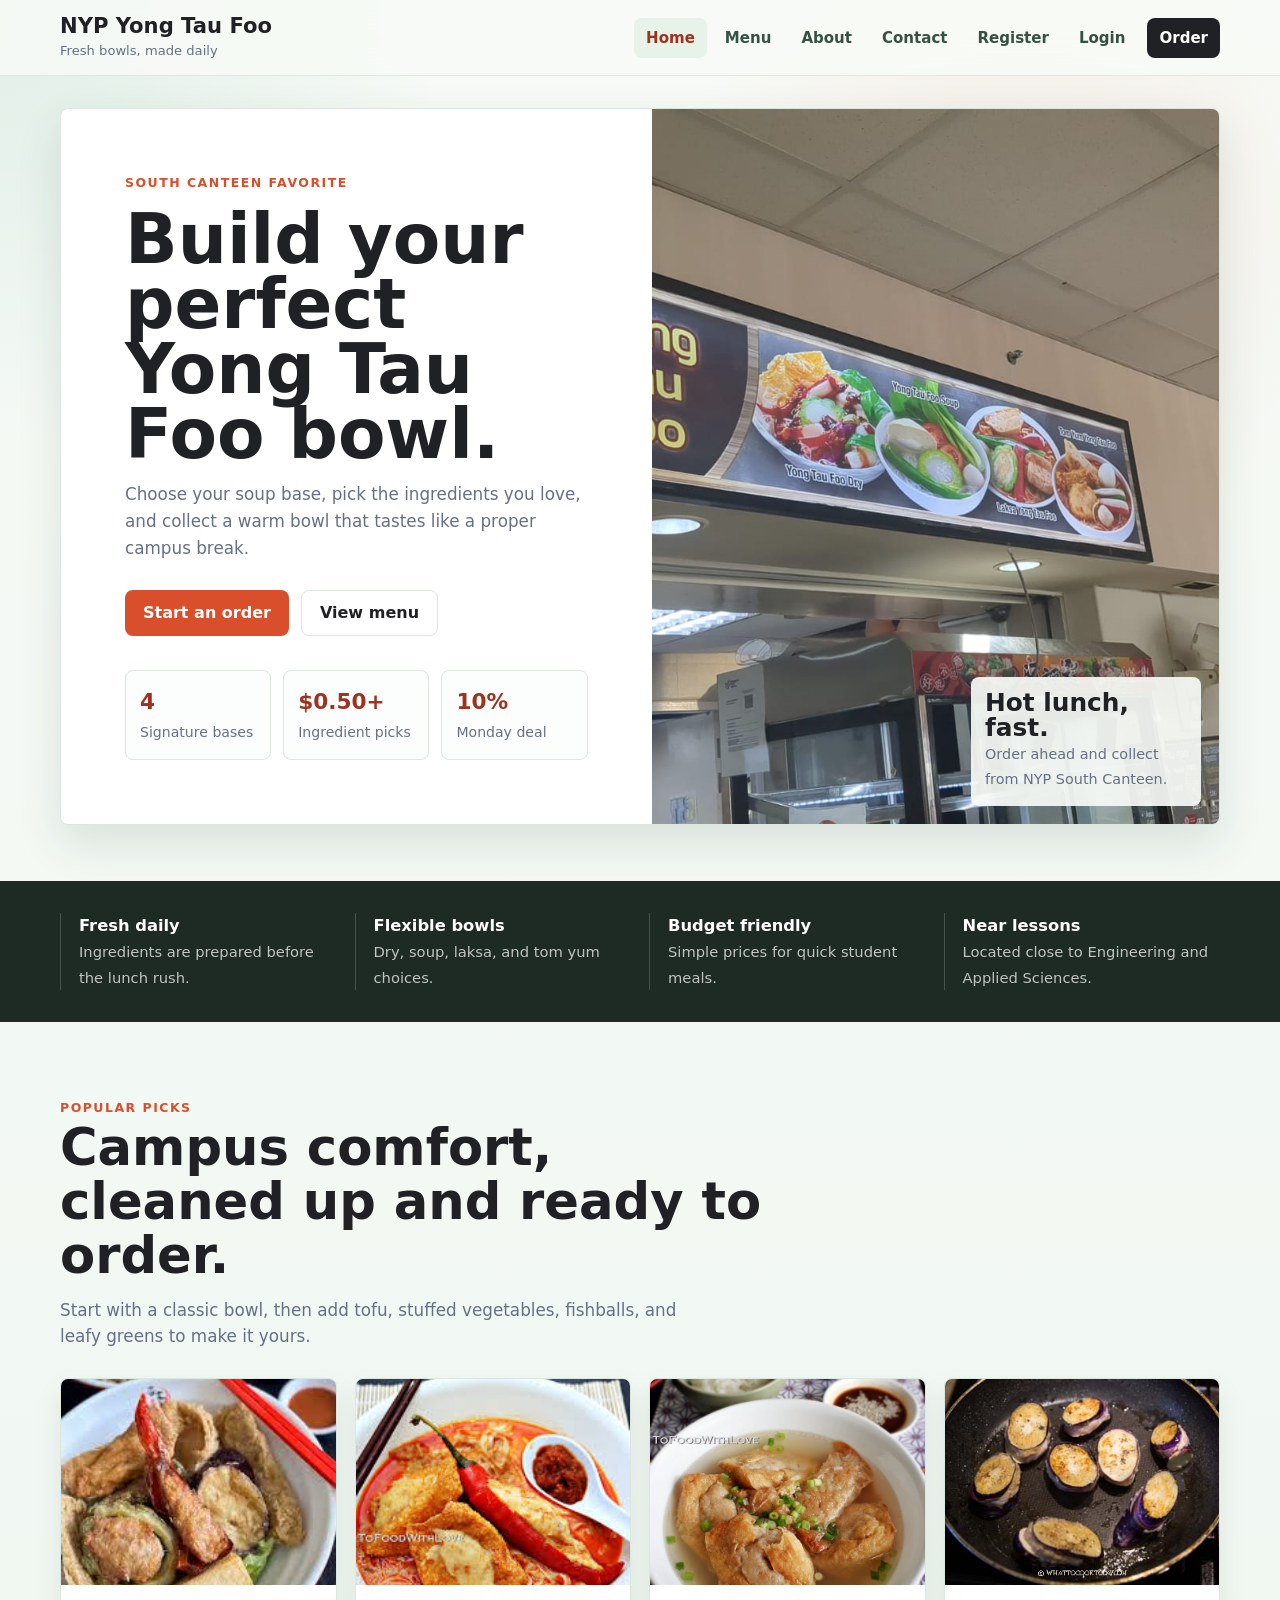
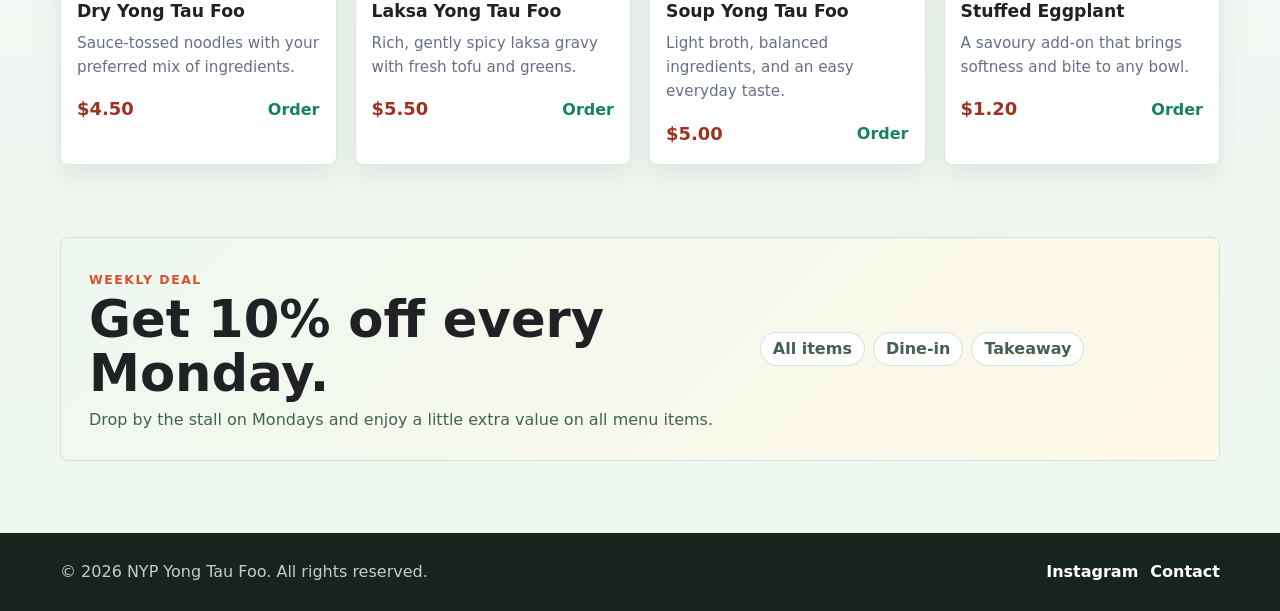
<file: index.html>
<!DOCTYPE html>
<html lang="en">
<head>
  <meta charset="UTF-8">
  <meta name="viewport" content="width=device-width, initial-scale=1.0">
  <meta name="description" content="NYP Yong Tau Foo serves fresh, customizable Yong Tau Foo bowls from South Canteen.">
  <title>NYP Yong Tau Foo | Fresh Bowls at South Canteen</title>
  <link rel="stylesheet" href="css/style.css">
</head>
<body>
  <header class="site-header">
    <div class="nav-wrap">
      <a class="brand" href="index.html" aria-label="NYP Yong Tau Foo home">
        <h1>NYP Yong Tau Foo</h1>
        <p>Fresh bowls, made daily</p>
      </a>
      <input class="nav-toggle" type="checkbox" id="nav-toggle">
      <label class="nav-toggle-label" for="nav-toggle" aria-label="Open menu"><span></span></label>
      <nav class="site-nav" aria-label="Main navigation">
        <ul>
          <li><a href="index.html" class="active">Home</a></li>
          <li><a href="menu.html">Menu</a></li>
          <li><a href="about.html">About</a></li>
          <li><a href="contact.html">Contact</a></li>
          <li><a href="register.html">Register</a></li>
          <li><a href="login.html">Login</a></li>
          <li><a href="order.html" class="nav-cta">Order</a></li>
        </ul>
      </nav>
    </div>
  </header>

  <main class="page-shell">
    <section class="hero">
      <div class="hero-copy">
        <span class="eyebrow">South Canteen favorite</span>
        <h1>Build your perfect Yong Tau Foo bowl.</h1>
        <p>Choose your soup base, pick the ingredients you love, and collect a warm bowl that tastes like a proper campus break.</p>
        <div class="hero-actions">
          <a class="button" href="order.html">Start an order</a>
          <a class="button secondary" href="menu.html">View menu</a>
        </div>
        <div class="stats" aria-label="Store highlights">
          <div class="stat">
            <strong>4</strong>
            <span>Signature bases</span>
          </div>
          <div class="stat">
            <strong>$0.50+</strong>
            <span>Ingredient picks</span>
          </div>
          <div class="stat">
            <strong>10%</strong>
            <span>Monday deal</span>
          </div>
        </div>
      </div>
      <div class="hero-media">
        <img src="images/WhatsApp Image 2025-01-07 at 15.06.44_e3ce0c94.jpg" alt="NYP Yong Tau Foo stall front">
        <div class="hero-badge">
          <strong>Hot lunch, fast.</strong>
          <span>Order ahead and collect from NYP South Canteen.</span>
        </div>
      </div>
    </section>

    <div class="feature-strip">
      <section class="section compact" aria-label="Why students like us">
        <div class="feature">
          <strong>Fresh daily</strong>
          <span>Ingredients are prepared before the lunch rush.</span>
        </div>
        <div class="feature">
          <strong>Flexible bowls</strong>
          <span>Dry, soup, laksa, and tom yum choices.</span>
        </div>
        <div class="feature">
          <strong>Budget friendly</strong>
          <span>Simple prices for quick student meals.</span>
        </div>
        <div class="feature">
          <strong>Near lessons</strong>
          <span>Located close to Engineering and Applied Sciences.</span>
        </div>
      </section>
    </div>

    <section class="section">
      <div class="section-title">
        <span class="eyebrow">Popular picks</span>
        <h2>Campus comfort, cleaned up and ready to order.</h2>
        <p>Start with a classic bowl, then add tofu, stuffed vegetables, fishballs, and leafy greens to make it yours.</p>
      </div>
      <div class="menu-grid">
        <article class="menu-card">
          <img src="images/Dry.jpeg" alt="Dry Yong Tau Foo">
          <div class="menu-card-body">
            <h3>Dry Yong Tau Foo</h3>
            <p>Sauce-tossed noodles with your preferred mix of ingredients.</p>
            <div class="card-footer">
              <span class="price">$4.50</span>
              <a class="quick-link" href="order.html?item=Dry%20Yong%20Tau%20Foo">Order</a>
            </div>
          </div>
        </article>
        <article class="menu-card">
          <img src="images/Laksa.jpeg" alt="Laksa Yong Tau Foo">
          <div class="menu-card-body">
            <h3>Laksa Yong Tau Foo</h3>
            <p>Rich, gently spicy laksa gravy with fresh tofu and greens.</p>
            <div class="card-footer">
              <span class="price">$5.50</span>
              <a class="quick-link" href="order.html?item=Laksa%20Yong%20Tau%20Foo">Order</a>
            </div>
          </div>
        </article>
        <article class="menu-card">
          <img src="images/soup.JPG" alt="Soup Yong Tau Foo">
          <div class="menu-card-body">
            <h3>Soup Yong Tau Foo</h3>
            <p>Light broth, balanced ingredients, and an easy everyday taste.</p>
            <div class="card-footer">
              <span class="price">$5.00</span>
              <a class="quick-link" href="order.html?item=Soup%20Yong%20Tau%20Foo">Order</a>
            </div>
          </div>
        </article>
        <article class="menu-card">
          <img src="images/Eggplant.jpg" alt="Stuffed eggplant Yong Tau Foo ingredient">
          <div class="menu-card-body">
            <h3>Stuffed Eggplant</h3>
            <p>A savoury add-on that brings softness and bite to any bowl.</p>
            <div class="card-footer">
              <span class="price">$1.20</span>
              <a class="quick-link" href="order.html?item=Stuffed%20Eggplant">Order</a>
            </div>
          </div>
        </article>
      </div>
    </section>

    <section class="promo-band" aria-label="Monday promotion">
      <div>
        <span class="eyebrow">Weekly deal</span>
        <h2>Get 10% off every Monday.</h2>
        <p>Drop by the stall on Mondays and enjoy a little extra value on all menu items.</p>
      </div>
      <div class="pill-list" aria-label="Promotion details">
        <span class="pill">All items</span>
        <span class="pill">Dine-in</span>
        <span class="pill">Takeaway</span>
      </div>
    </section>
  </main>

  <footer class="site-footer">
    <div class="footer-wrap">
      <p>&copy; 2026 NYP Yong Tau Foo. All rights reserved.</p>
      <div class="social-links">
        <a href="https://www.instagram.com/">Instagram</a>
        <a href="contact.html">Contact</a>
      </div>
    </div>
  </footer>
  <script src="js/site.js"></script>
</body>
</html>
</file>
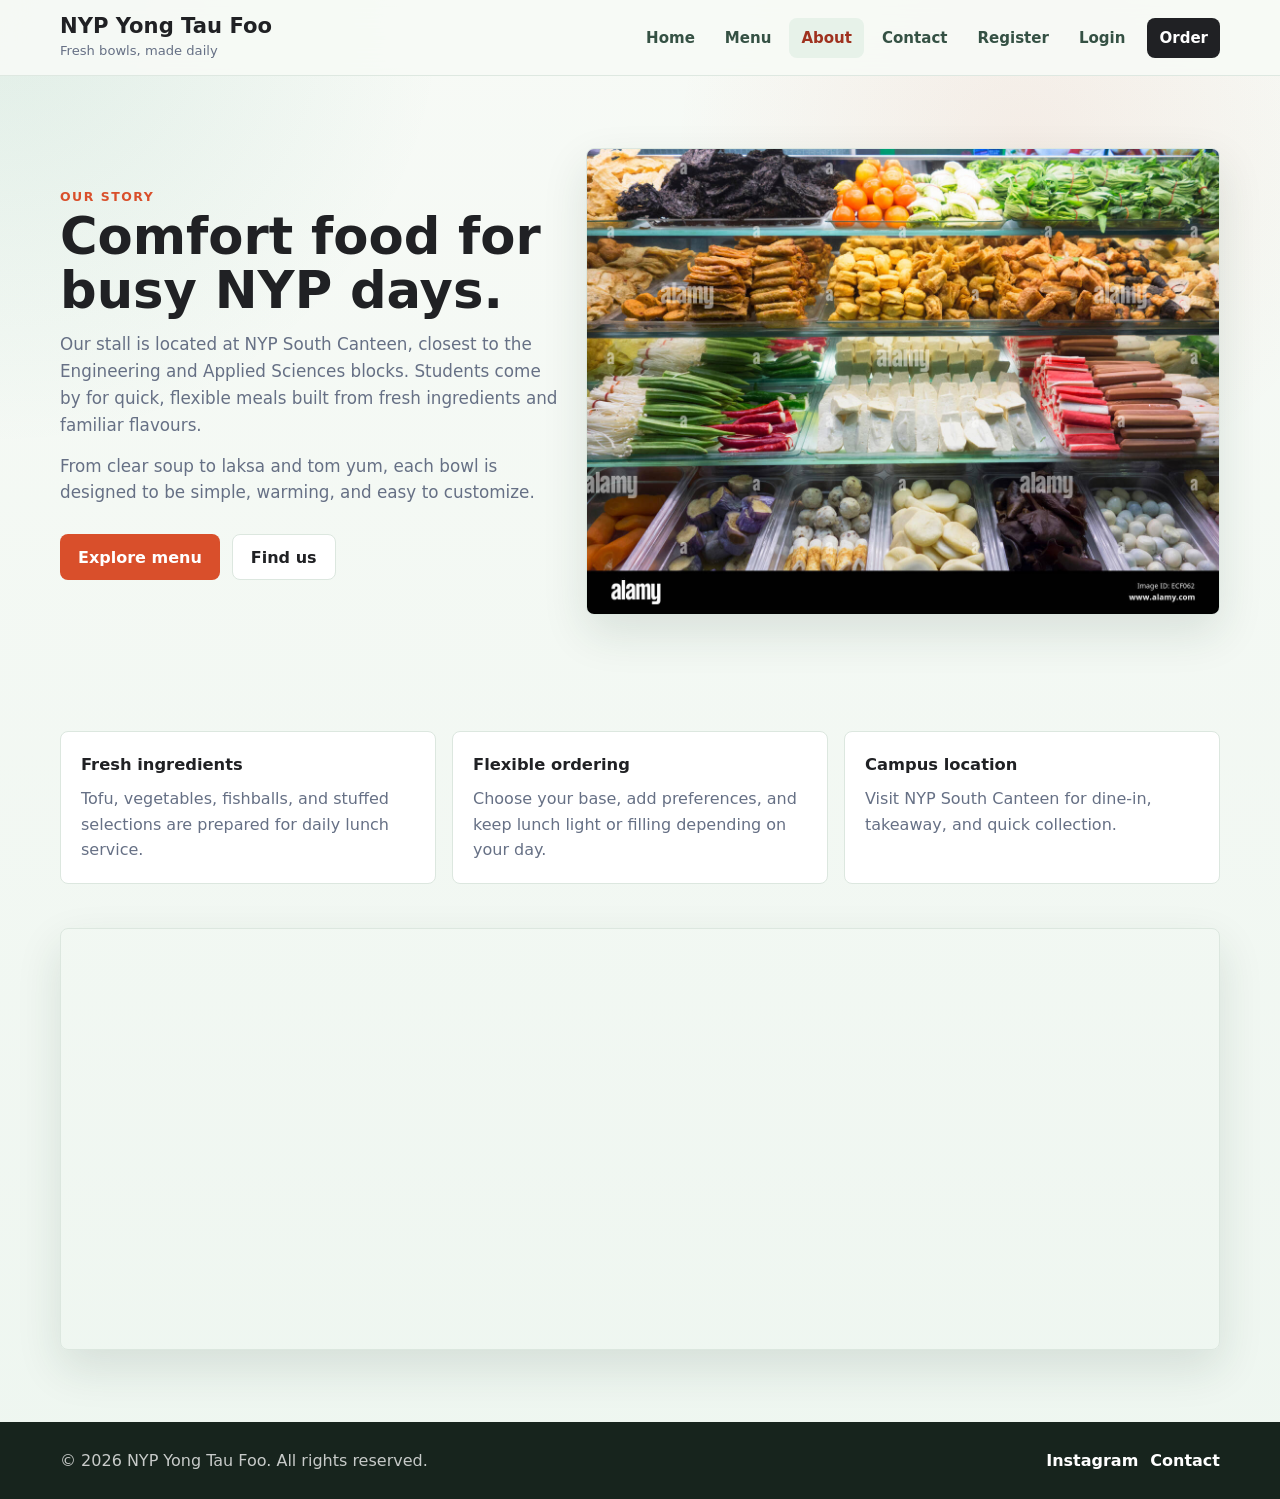
<file: about.html>
<!DOCTYPE html>
<html lang="en">
<head>
  <meta charset="UTF-8">
  <meta name="viewport" content="width=device-width, initial-scale=1.0">
  <meta name="description" content="Learn about NYP Yong Tau Foo at South Canteen.">
  <title>About | NYP Yong Tau Foo</title>
  <link rel="stylesheet" href="css/style.css">
</head>
<body>
  <header class="site-header">
    <div class="nav-wrap">
      <a class="brand" href="index.html" aria-label="NYP Yong Tau Foo home">
        <h1>NYP Yong Tau Foo</h1>
        <p>Fresh bowls, made daily</p>
      </a>
      <input class="nav-toggle" type="checkbox" id="nav-toggle">
      <label class="nav-toggle-label" for="nav-toggle" aria-label="Open menu"><span></span></label>
      <nav class="site-nav" aria-label="Main navigation">
        <ul>
          <li><a href="index.html">Home</a></li>
          <li><a href="menu.html">Menu</a></li>
          <li><a href="about.html" class="active">About</a></li>
          <li><a href="contact.html">Contact</a></li>
          <li><a href="register.html">Register</a></li>
          <li><a href="login.html">Login</a></li>
          <li><a href="order.html" class="nav-cta">Order</a></li>
        </ul>
      </nav>
    </div>
  </header>

  <main class="page-shell">
    <section class="section split">
      <div class="split-copy">
        <span class="eyebrow">Our story</span>
        <h1>Comfort food for busy NYP days.</h1>
        <p>Our stall is located at NYP South Canteen, closest to the Engineering and Applied Sciences blocks. Students come by for quick, flexible meals built from fresh ingredients and familiar flavours.</p>
        <p>From clear soup to laksa and tom yum, each bowl is designed to be simple, warming, and easy to customize.</p>
        <div class="button-row">
          <a class="button" href="menu.html">Explore menu</a>
          <a class="button secondary" href="contact.html">Find us</a>
        </div>
      </div>
      <div class="split-media">
        <img src="images/background.jpg" alt="A colorful Yong Tau Foo bowl">
      </div>
    </section>

    <section class="section compact">
      <div class="info-grid">
        <article class="info-card">
          <strong>Fresh ingredients</strong>
          <p>Tofu, vegetables, fishballs, and stuffed selections are prepared for daily lunch service.</p>
        </article>
        <article class="info-card">
          <strong>Flexible ordering</strong>
          <p>Choose your base, add preferences, and keep lunch light or filling depending on your day.</p>
        </article>
        <article class="info-card">
          <strong>Campus location</strong>
          <p>Visit NYP South Canteen for dine-in, takeaway, and quick collection.</p>
        </article>
      </div>
    </section>

    <div class="map-responsive">
      <iframe title="NYP South Canteen location" src="https://www.google.com/maps/embed?pb=!1m18!1m12!1m3!1d997.1661623163137!2d103.84901933911031!3d1.3778836223758164!2m3!1f0!2f0!3f0!3m2!1i1024!2i768!4f13.1!3m3!1m2!1s0x31da16e95f035529%3A0xf5f938337afc1dab!2sNYP%20South%20Canteen!5e0!3m2!1sen!2ssg!4v1738921126656!5m2!1sen!2ssg" allowfullscreen loading="lazy" referrerpolicy="no-referrer-when-downgrade"></iframe>
    </div>
  </main>

  <footer class="site-footer">
    <div class="footer-wrap">
      <p>&copy; 2026 NYP Yong Tau Foo. All rights reserved.</p>
      <div class="social-links">
        <a href="https://www.instagram.com/">Instagram</a>
        <a href="contact.html">Contact</a>
      </div>
    </div>
  </footer>
  <script src="js/site.js"></script>
</body>
</html>
</file>
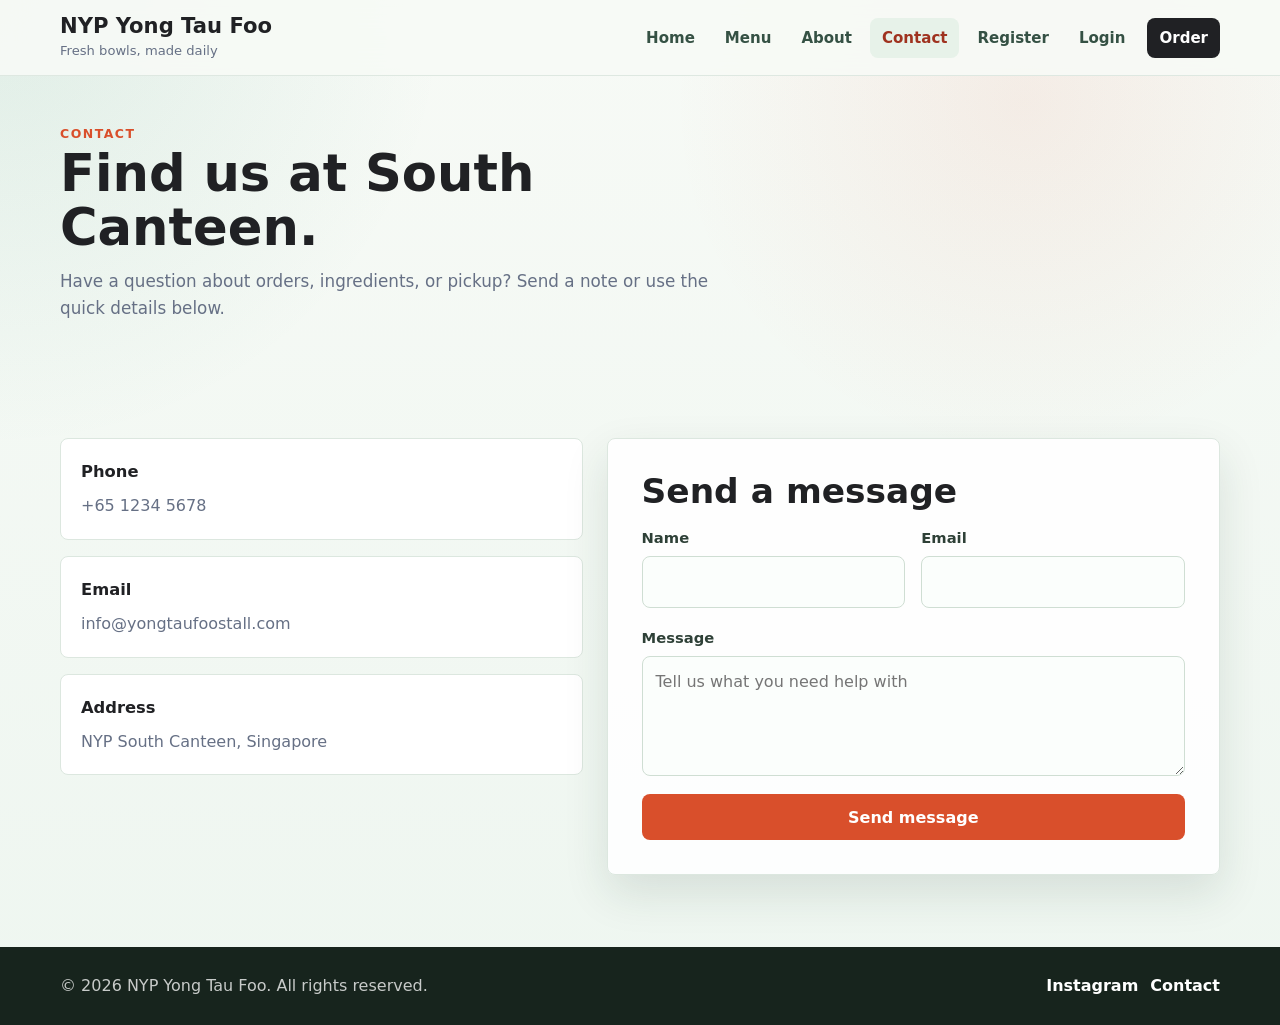
<file: contact.html>
<!DOCTYPE html>
<html lang="en">
<head>
  <meta charset="UTF-8">
  <meta name="viewport" content="width=device-width, initial-scale=1.0">
  <meta name="description" content="Contact NYP Yong Tau Foo at South Canteen.">
  <title>Contact | NYP Yong Tau Foo</title>
  <link rel="stylesheet" href="css/style.css">
</head>
<body>
  <header class="site-header">
    <div class="nav-wrap">
      <a class="brand" href="index.html" aria-label="NYP Yong Tau Foo home">
        <h1>NYP Yong Tau Foo</h1>
        <p>Fresh bowls, made daily</p>
      </a>
      <input class="nav-toggle" type="checkbox" id="nav-toggle">
      <label class="nav-toggle-label" for="nav-toggle" aria-label="Open menu"><span></span></label>
      <nav class="site-nav" aria-label="Main navigation">
        <ul>
          <li><a href="index.html">Home</a></li>
          <li><a href="menu.html">Menu</a></li>
          <li><a href="about.html">About</a></li>
          <li><a href="contact.html" class="active">Contact</a></li>
          <li><a href="register.html">Register</a></li>
          <li><a href="login.html">Login</a></li>
          <li><a href="order.html" class="nav-cta">Order</a></li>
        </ul>
      </nav>
    </div>
  </header>

  <main class="page-shell">
    <section class="section compact">
      <div class="section-title">
        <span class="eyebrow">Contact</span>
        <h1>Find us at South Canteen.</h1>
        <p>Have a question about orders, ingredients, or pickup? Send a note or use the quick details below.</p>
      </div>
    </section>

    <section class="contact-layout">
      <div class="info-grid">
        <article class="info-card">
          <strong>Phone</strong>
          <a href="tel:+6512345678">+65 1234 5678</a>
        </article>
        <article class="info-card">
          <strong>Email</strong>
          <a href="mailto:info@yongtaufoostall.com">info@yongtaufoostall.com</a>
        </article>
        <article class="info-card">
          <strong>Address</strong>
          <p>NYP South Canteen, Singapore</p>
        </article>
      </div>

      <div class="contact-panel">
        <h2>Send a message</h2>
        <form action="https://jkorpela.fi/cgi-bin/echo.cgi" method="post" data-friendly-form>
          <div class="field-grid">
            <div class="form-group">
              <label for="name">Name</label>
              <input type="text" id="name" name="name" required>
            </div>
            <div class="form-group">
              <label for="email">Email</label>
              <input type="email" id="email" name="email" required>
            </div>
          </div>
          <div class="form-group">
            <label for="message">Message</label>
            <textarea id="message" name="message" placeholder="Tell us what you need help with" required></textarea>
          </div>
          <button type="submit">Send message</button>
        </form>
      </div>
    </section>
  </main>

  <footer class="site-footer">
    <div class="footer-wrap">
      <p>&copy; 2026 NYP Yong Tau Foo. All rights reserved.</p>
      <div class="social-links">
        <a href="https://www.instagram.com/">Instagram</a>
        <a href="contact.html">Contact</a>
      </div>
    </div>
  </footer>
  <script src="js/site.js"></script>
</body>
</html>
</file>
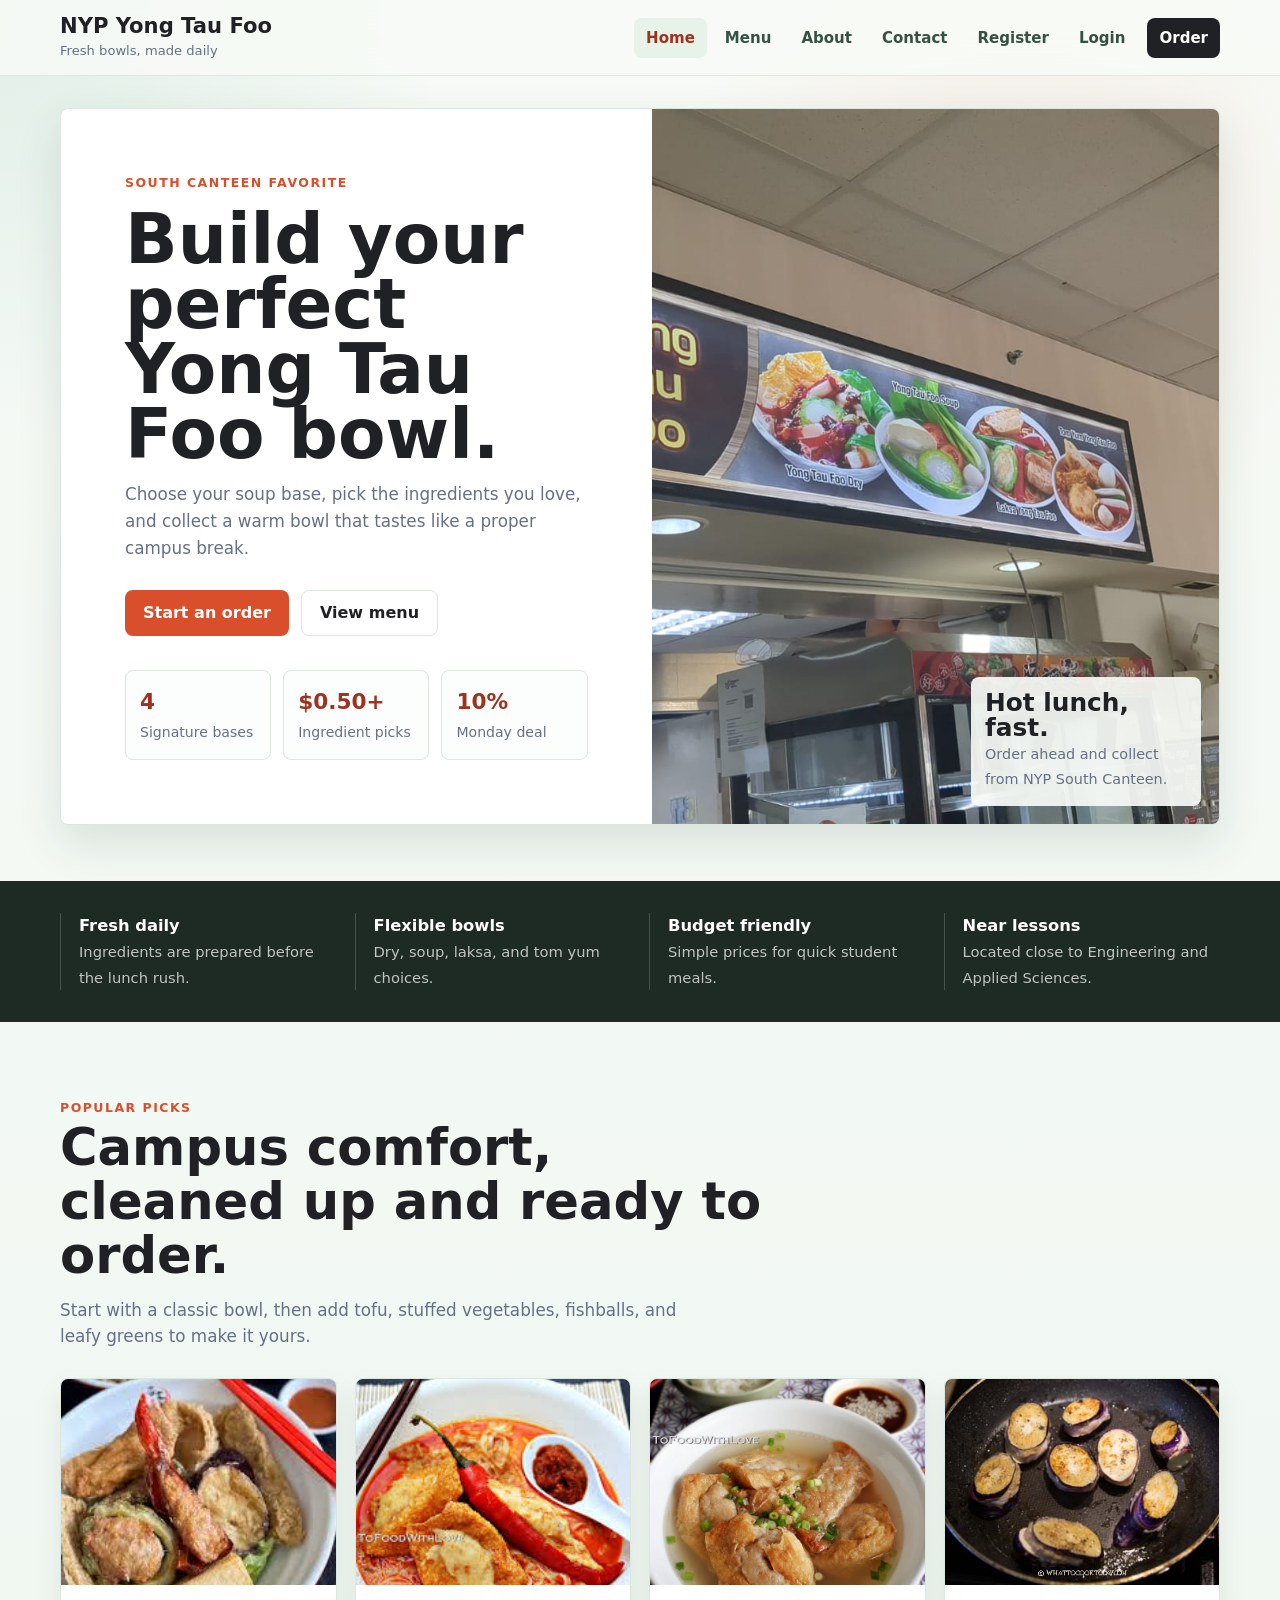
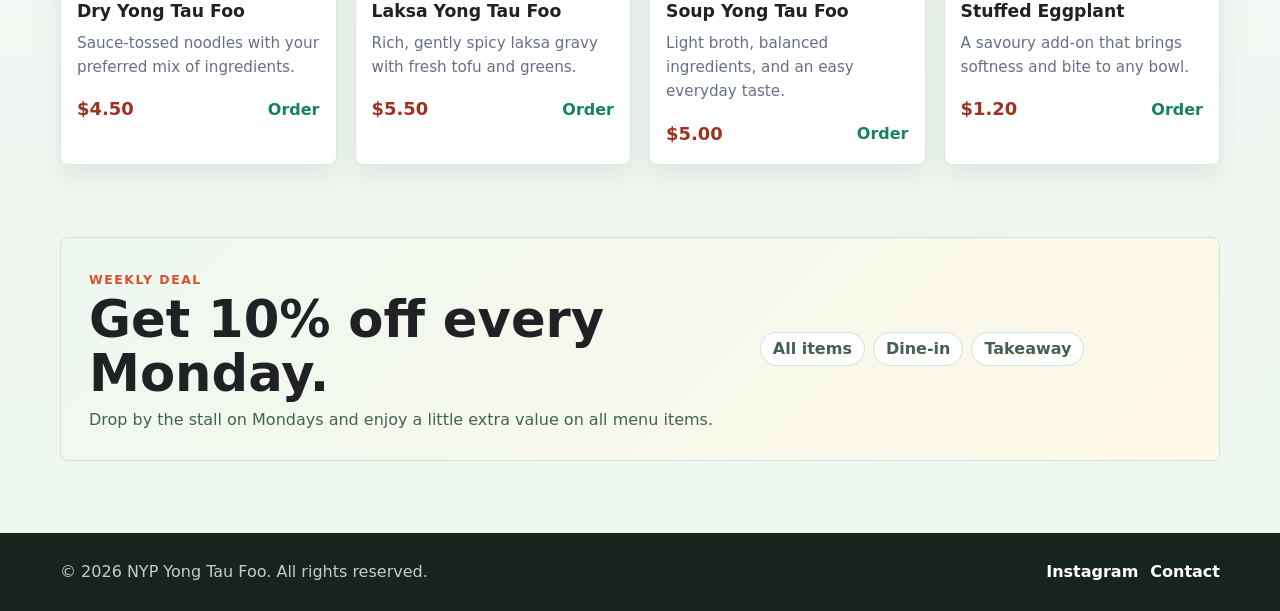
<file: index2.html>
<!DOCTYPE html>
<html lang="en">
<head>
  <meta charset="UTF-8">
  <meta name="viewport" content="width=device-width, initial-scale=1.0">
  <meta http-equiv="refresh" content="0; url=index.html">
  <title>NYP Yong Tau Foo</title>
  <link rel="canonical" href="index.html">
</head>
<body>
  <p>Opening <a href="index.html">NYP Yong Tau Foo</a>...</p>
</body>
</html>
</file>
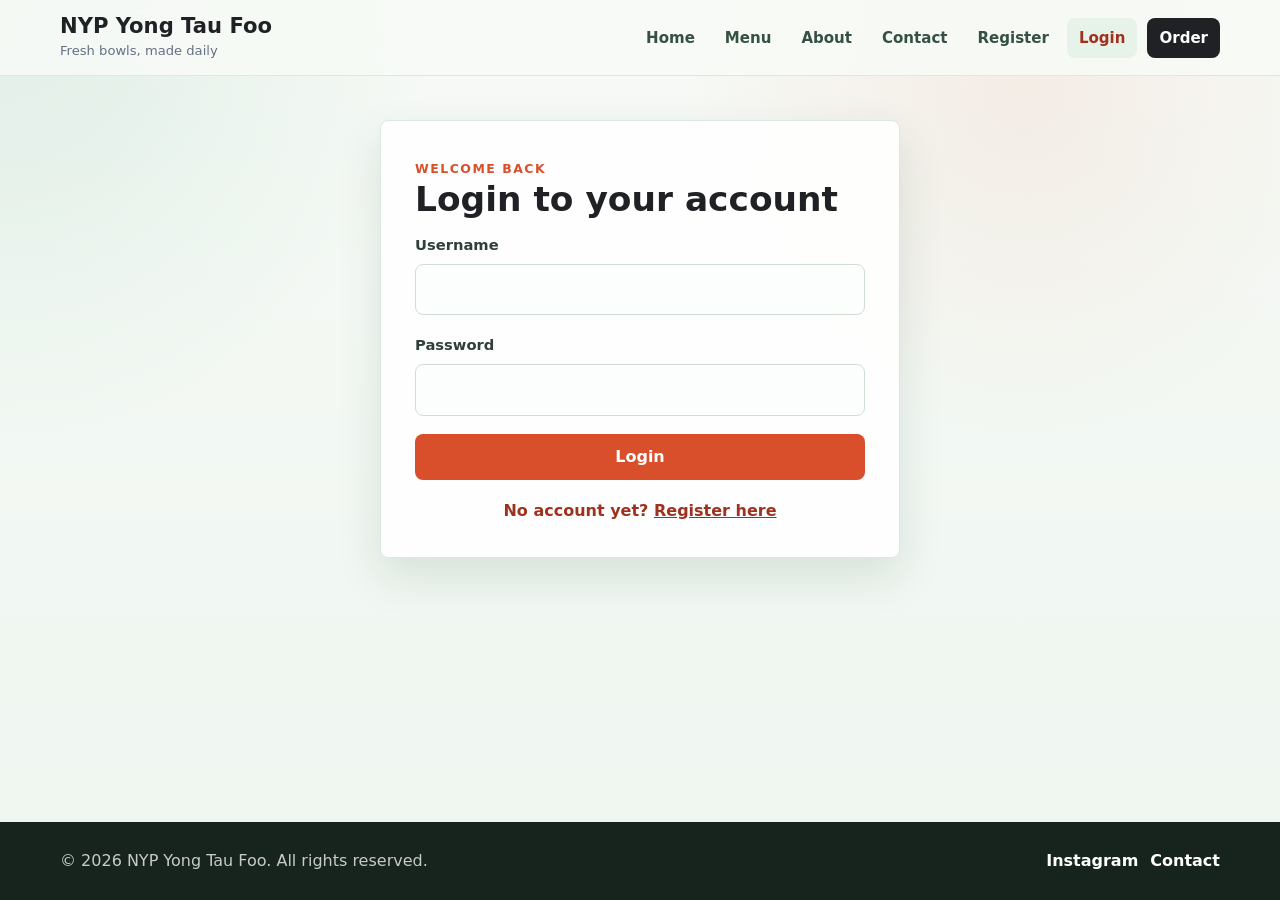
<file: login.html>
<!DOCTYPE html>
<html lang="en">
<head>
  <meta charset="UTF-8">
  <meta name="viewport" content="width=device-width, initial-scale=1.0">
  <meta name="description" content="Login to your NYP Yong Tau Foo account.">
  <title>Login | NYP Yong Tau Foo</title>
  <link rel="stylesheet" href="css/style.css">
</head>
<body>
  <header class="site-header">
    <div class="nav-wrap">
      <a class="brand" href="index.html" aria-label="NYP Yong Tau Foo home">
        <h1>NYP Yong Tau Foo</h1>
        <p>Fresh bowls, made daily</p>
      </a>
      <input class="nav-toggle" type="checkbox" id="nav-toggle">
      <label class="nav-toggle-label" for="nav-toggle" aria-label="Open menu"><span></span></label>
      <nav class="site-nav" aria-label="Main navigation">
        <ul>
          <li><a href="index.html">Home</a></li>
          <li><a href="menu.html">Menu</a></li>
          <li><a href="about.html">About</a></li>
          <li><a href="contact.html">Contact</a></li>
          <li><a href="register.html">Register</a></li>
          <li><a href="login.html" class="active">Login</a></li>
          <li><a href="order.html" class="nav-cta">Order</a></li>
        </ul>
      </nav>
    </div>
  </header>

  <main class="page-shell">
    <section class="auth-wrap">
      <div class="auth-panel">
        <span class="eyebrow">Welcome back</span>
        <h2>Login to your account</h2>
        <form action="login_process.php" method="post" data-friendly-form>
          <div class="form-group">
            <label for="username">Username</label>
            <input type="text" id="username" name="username" autocomplete="username" required>
          </div>
          <div class="form-group">
            <label for="password">Password</label>
            <input type="password" id="password" name="password" autocomplete="current-password" required>
          </div>
          <button type="submit">Login</button>
          <p class="helper-link">No account yet? <a href="register.html">Register here</a></p>
        </form>
      </div>
    </section>
  </main>

  <footer class="site-footer">
    <div class="footer-wrap">
      <p>&copy; 2026 NYP Yong Tau Foo. All rights reserved.</p>
      <div class="social-links">
        <a href="https://www.instagram.com/">Instagram</a>
        <a href="contact.html">Contact</a>
      </div>
    </div>
  </footer>
  <script src="js/site.js"></script>
</body>
</html>
</file>
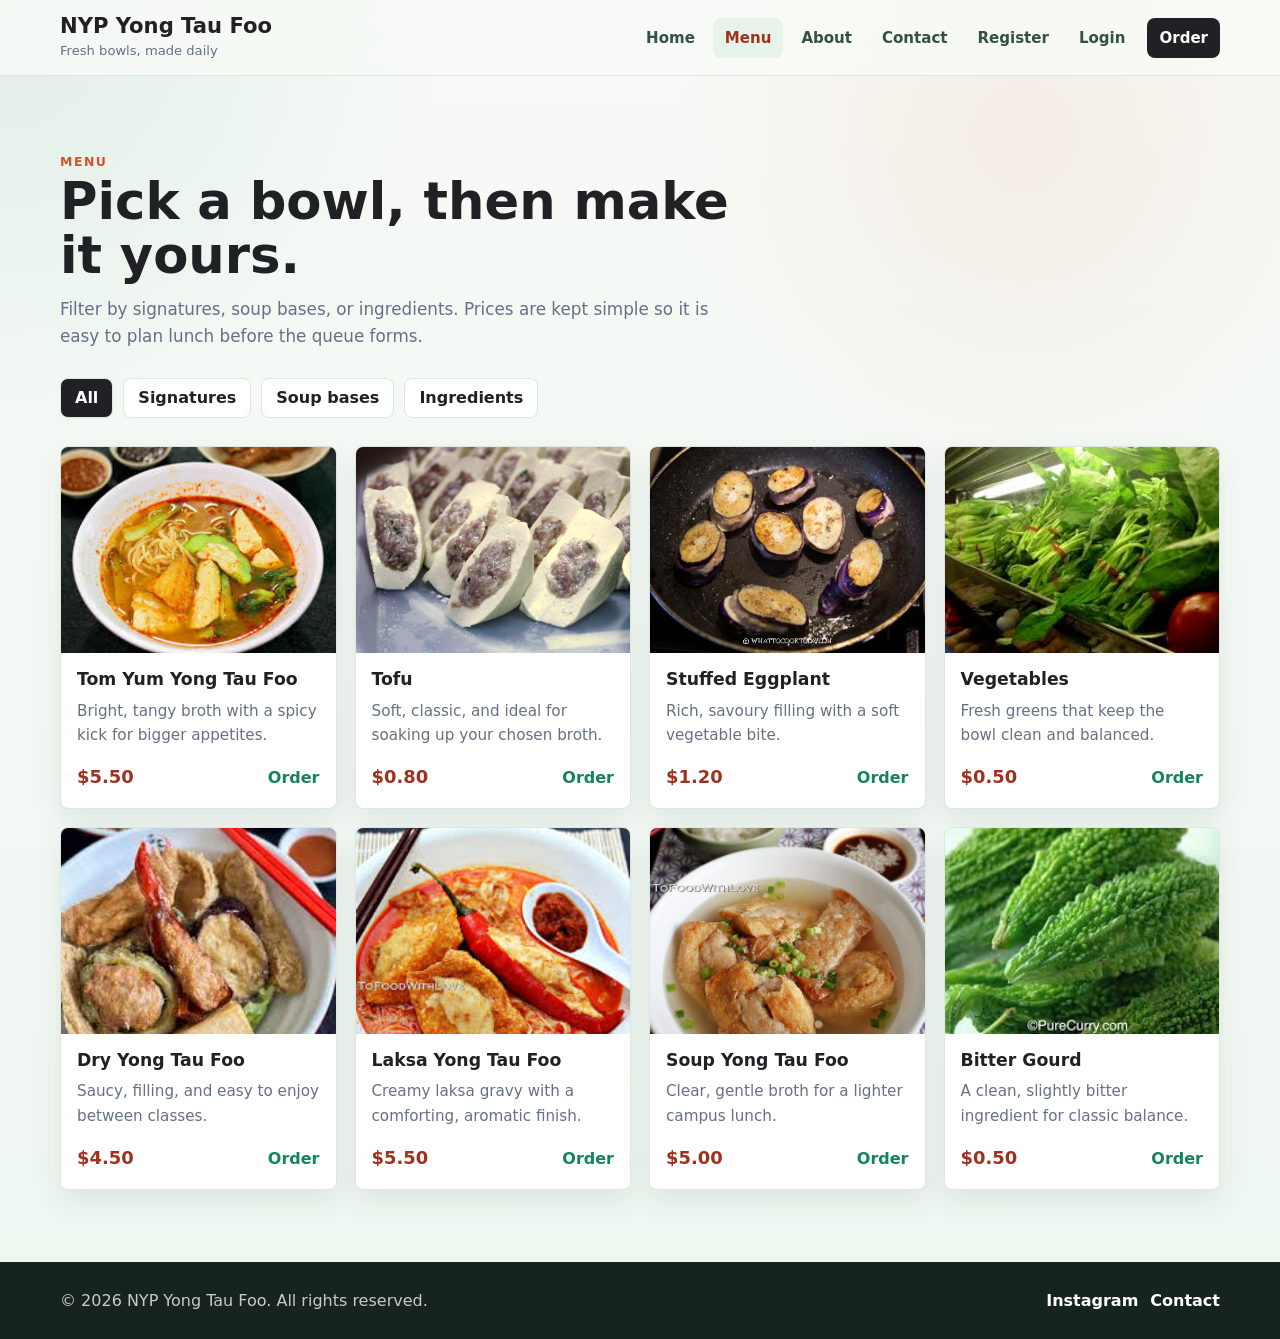
<file: menu.html>
<!DOCTYPE html>
<html lang="en">
<head>
  <meta charset="UTF-8">
  <meta name="viewport" content="width=device-width, initial-scale=1.0">
  <meta name="description" content="Browse NYP Yong Tau Foo bowls and ingredients.">
  <title>Menu | NYP Yong Tau Foo</title>
  <link rel="stylesheet" href="css/style.css">
</head>
<body>
  <header class="site-header">
    <div class="nav-wrap">
      <a class="brand" href="index.html" aria-label="NYP Yong Tau Foo home">
        <h1>NYP Yong Tau Foo</h1>
        <p>Fresh bowls, made daily</p>
      </a>
      <input class="nav-toggle" type="checkbox" id="nav-toggle">
      <label class="nav-toggle-label" for="nav-toggle" aria-label="Open menu"><span></span></label>
      <nav class="site-nav" aria-label="Main navigation">
        <ul>
          <li><a href="index.html">Home</a></li>
          <li><a href="menu.html" class="active">Menu</a></li>
          <li><a href="about.html">About</a></li>
          <li><a href="contact.html">Contact</a></li>
          <li><a href="register.html">Register</a></li>
          <li><a href="login.html">Login</a></li>
          <li><a href="order.html" class="nav-cta">Order</a></li>
        </ul>
      </nav>
    </div>
  </header>

  <main class="page-shell">
    <section class="section">
      <div class="section-title">
        <span class="eyebrow">Menu</span>
        <h1>Pick a bowl, then make it yours.</h1>
        <p>Filter by signatures, soup bases, or ingredients. Prices are kept simple so it is easy to plan lunch before the queue forms.</p>
      </div>

      <div class="filter-bar" aria-label="Menu filters">
        <button class="filter-button active" type="button" data-menu-filter="all">All</button>
        <button class="filter-button" type="button" data-menu-filter="signature">Signatures</button>
        <button class="filter-button" type="button" data-menu-filter="base">Soup bases</button>
        <button class="filter-button" type="button" data-menu-filter="ingredient">Ingredients</button>
      </div>

      <div class="menu-grid">
        <article class="menu-card" data-category="base">
          <img src="images/Tom yum.jpeg" alt="Tom Yum Yong Tau Foo">
          <div class="menu-card-body">
            <h3>Tom Yum Yong Tau Foo</h3>
            <p>Bright, tangy broth with a spicy kick for bigger appetites.</p>
            <div class="card-footer">
              <span class="price">$5.50</span>
              <a class="quick-link" href="order.html?item=Tom%20Yum%20Yong%20Tau%20Foo">Order</a>
            </div>
          </div>
        </article>
        <article class="menu-card" data-category="ingredient">
          <img src="images/Tofu.jpg" alt="Tofu pieces">
          <div class="menu-card-body">
            <h3>Tofu</h3>
            <p>Soft, classic, and ideal for soaking up your chosen broth.</p>
            <div class="card-footer">
              <span class="price">$0.80</span>
              <a class="quick-link" href="order.html?item=Tofu">Order</a>
            </div>
          </div>
        </article>
        <article class="menu-card" data-category="ingredient">
          <img src="images/Eggplant.jpg" alt="Stuffed eggplant">
          <div class="menu-card-body">
            <h3>Stuffed Eggplant</h3>
            <p>Rich, savoury filling with a soft vegetable bite.</p>
            <div class="card-footer">
              <span class="price">$1.20</span>
              <a class="quick-link" href="order.html?item=Stuffed%20Eggplant">Order</a>
            </div>
          </div>
        </article>
        <article class="menu-card" data-category="ingredient">
          <img src="images/Vege.jpeg" alt="Fresh vegetables">
          <div class="menu-card-body">
            <h3>Vegetables</h3>
            <p>Fresh greens that keep the bowl clean and balanced.</p>
            <div class="card-footer">
              <span class="price">$0.50</span>
              <a class="quick-link" href="order.html?item=Vegetables">Order</a>
            </div>
          </div>
        </article>
        <article class="menu-card" data-category="signature">
          <img src="images/Dry.jpeg" alt="Dry Yong Tau Foo">
          <div class="menu-card-body">
            <h3>Dry Yong Tau Foo</h3>
            <p>Saucy, filling, and easy to enjoy between classes.</p>
            <div class="card-footer">
              <span class="price">$4.50</span>
              <a class="quick-link" href="order.html?item=Dry%20Yong%20Tau%20Foo">Order</a>
            </div>
          </div>
        </article>
        <article class="menu-card" data-category="signature">
          <img src="images/Laksa.jpeg" alt="Laksa Yong Tau Foo">
          <div class="menu-card-body">
            <h3>Laksa Yong Tau Foo</h3>
            <p>Creamy laksa gravy with a comforting, aromatic finish.</p>
            <div class="card-footer">
              <span class="price">$5.50</span>
              <a class="quick-link" href="order.html?item=Laksa%20Yong%20Tau%20Foo">Order</a>
            </div>
          </div>
        </article>
        <article class="menu-card" data-category="base">
          <img src="images/soup.JPG" alt="Soup Yong Tau Foo">
          <div class="menu-card-body">
            <h3>Soup Yong Tau Foo</h3>
            <p>Clear, gentle broth for a lighter campus lunch.</p>
            <div class="card-footer">
              <span class="price">$5.00</span>
              <a class="quick-link" href="order.html?item=Soup%20Yong%20Tau%20Foo">Order</a>
            </div>
          </div>
        </article>
        <article class="menu-card" data-category="ingredient">
          <img src="images/bitter.jpeg" alt="Bitter gourd">
          <div class="menu-card-body">
            <h3>Bitter Gourd</h3>
            <p>A clean, slightly bitter ingredient for classic balance.</p>
            <div class="card-footer">
              <span class="price">$0.50</span>
              <a class="quick-link" href="order.html?item=Bitter%20Gourd">Order</a>
            </div>
          </div>
        </article>
      </div>
    </section>
  </main>

  <footer class="site-footer">
    <div class="footer-wrap">
      <p>&copy; 2026 NYP Yong Tau Foo. All rights reserved.</p>
      <div class="social-links">
        <a href="https://www.instagram.com/">Instagram</a>
        <a href="contact.html">Contact</a>
      </div>
    </div>
  </footer>
  <script src="js/site.js"></script>
</body>
</html>
</file>
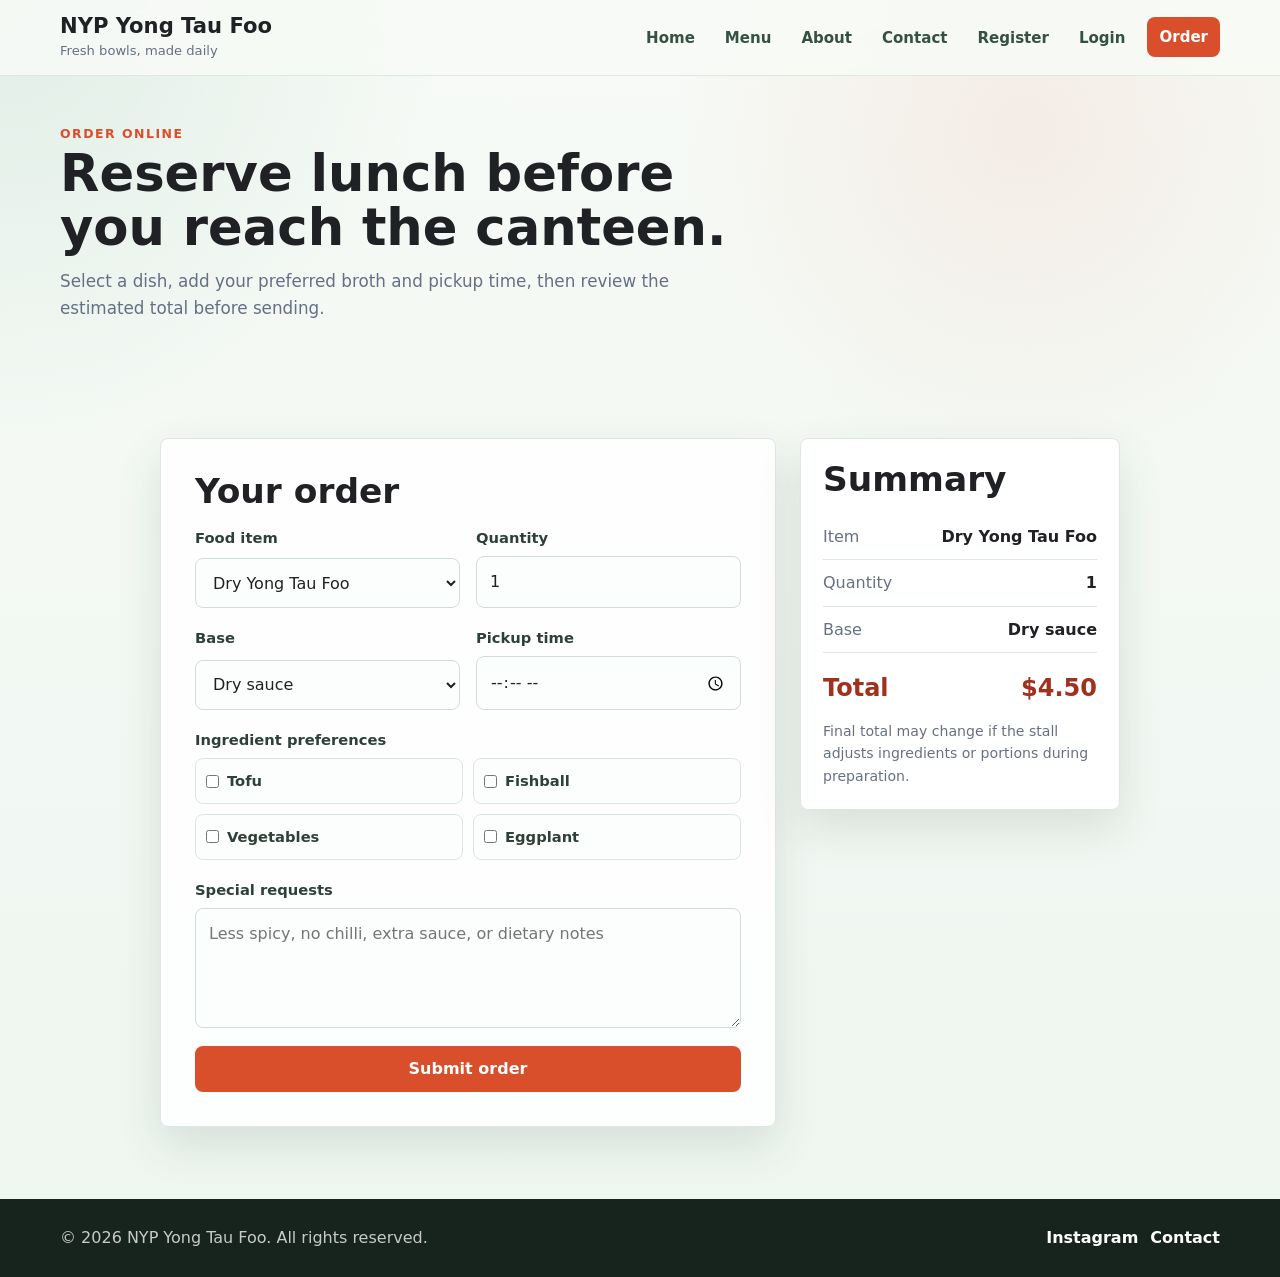
<file: order.html>
<!DOCTYPE html>
<html lang="en">
<head>
  <meta charset="UTF-8">
  <meta name="viewport" content="width=device-width, initial-scale=1.0">
  <meta name="description" content="Order NYP Yong Tau Foo online and estimate your total.">
  <title>Order | NYP Yong Tau Foo</title>
  <link rel="stylesheet" href="css/style.css">
</head>
<body>
  <header class="site-header">
    <div class="nav-wrap">
      <a class="brand" href="index.html" aria-label="NYP Yong Tau Foo home">
        <h1>NYP Yong Tau Foo</h1>
        <p>Fresh bowls, made daily</p>
      </a>
      <input class="nav-toggle" type="checkbox" id="nav-toggle">
      <label class="nav-toggle-label" for="nav-toggle" aria-label="Open menu"><span></span></label>
      <nav class="site-nav" aria-label="Main navigation">
        <ul>
          <li><a href="index.html">Home</a></li>
          <li><a href="menu.html">Menu</a></li>
          <li><a href="about.html">About</a></li>
          <li><a href="contact.html">Contact</a></li>
          <li><a href="register.html">Register</a></li>
          <li><a href="login.html">Login</a></li>
          <li><a href="order.html" class="nav-cta active">Order</a></li>
        </ul>
      </nav>
    </div>
  </header>

  <main class="page-shell">
    <section class="section compact">
      <div class="section-title">
        <span class="eyebrow">Order online</span>
        <h1>Reserve lunch before you reach the canteen.</h1>
        <p>Select a dish, add your preferred broth and pickup time, then review the estimated total before sending.</p>
      </div>
    </section>

    <section class="form-layout" aria-label="Order form">
      <div class="form-panel">
        <h2>Your order</h2>
        <form action="https://jkorpela.fi/cgi-bin/echo.cgi" method="post" data-order-form data-friendly-form>
          <div class="field-grid">
            <div class="form-group">
              <label for="food">Food item</label>
              <select id="food" name="food" required>
                <option value="Dry Yong Tau Foo">Dry Yong Tau Foo</option>
                <option value="Soup Yong Tau Foo">Soup Yong Tau Foo</option>
                <option value="Laksa Yong Tau Foo">Laksa Yong Tau Foo</option>
                <option value="Tom Yum Yong Tau Foo">Tom Yum Yong Tau Foo</option>
                <option value="Tofu">Tofu</option>
                <option value="Stuffed Eggplant">Stuffed Eggplant</option>
                <option value="Vegetables">Vegetables</option>
                <option value="Bitter Gourd">Bitter Gourd</option>
              </select>
            </div>
            <div class="form-group">
              <label for="quantity">Quantity</label>
              <input type="number" id="quantity" name="quantity" min="1" value="1" required>
            </div>
          </div>

          <div class="field-grid">
            <div class="form-group">
              <label for="broth">Base</label>
              <select id="broth" name="broth" required>
                <option value="Dry sauce">Dry sauce</option>
                <option value="Clear soup">Clear soup</option>
                <option value="Laksa gravy">Laksa gravy</option>
                <option value="Tom yum soup">Tom yum soup</option>
              </select>
            </div>
            <div class="form-group">
              <label for="pickup">Pickup time</label>
              <input type="time" id="pickup" name="pickup" min="10:00" max="18:00" required>
            </div>
          </div>

          <div class="form-group">
            <span class="field-label">Ingredient preferences</span>
            <div class="choice-grid">
              <label><input type="checkbox" name="ingredients" value="Tofu"> Tofu</label>
              <label><input type="checkbox" name="ingredients" value="Fishball"> Fishball</label>
              <label><input type="checkbox" name="ingredients" value="Vegetables"> Vegetables</label>
              <label><input type="checkbox" name="ingredients" value="Eggplant"> Eggplant</label>
            </div>
          </div>

          <div class="form-group">
            <label for="special">Special requests</label>
            <textarea id="special" name="special" placeholder="Less spicy, no chilli, extra sauce, or dietary notes"></textarea>
          </div>

          <button type="submit">Submit order</button>
        </form>
      </div>

      <aside class="summary-panel" aria-label="Order summary">
        <h2>Summary</h2>
        <div class="summary-row">
          <span>Item</span>
          <strong data-summary-item>Dry Yong Tau Foo</strong>
        </div>
        <div class="summary-row">
          <span>Quantity</span>
          <strong data-summary-quantity>1</strong>
        </div>
        <div class="summary-row">
          <span>Base</span>
          <strong data-summary-broth>Dry sauce</strong>
        </div>
        <div class="summary-total">
          <span>Total</span>
          <span data-total>$4.50</span>
        </div>
        <p class="fine-print">Final total may change if the stall adjusts ingredients or portions during preparation.</p>
      </aside>
    </section>
  </main>

  <footer class="site-footer">
    <div class="footer-wrap">
      <p>&copy; 2026 NYP Yong Tau Foo. All rights reserved.</p>
      <div class="social-links">
        <a href="https://www.instagram.com/">Instagram</a>
        <a href="contact.html">Contact</a>
      </div>
    </div>
  </footer>
  <script src="js/site.js"></script>
</body>
</html>
</file>
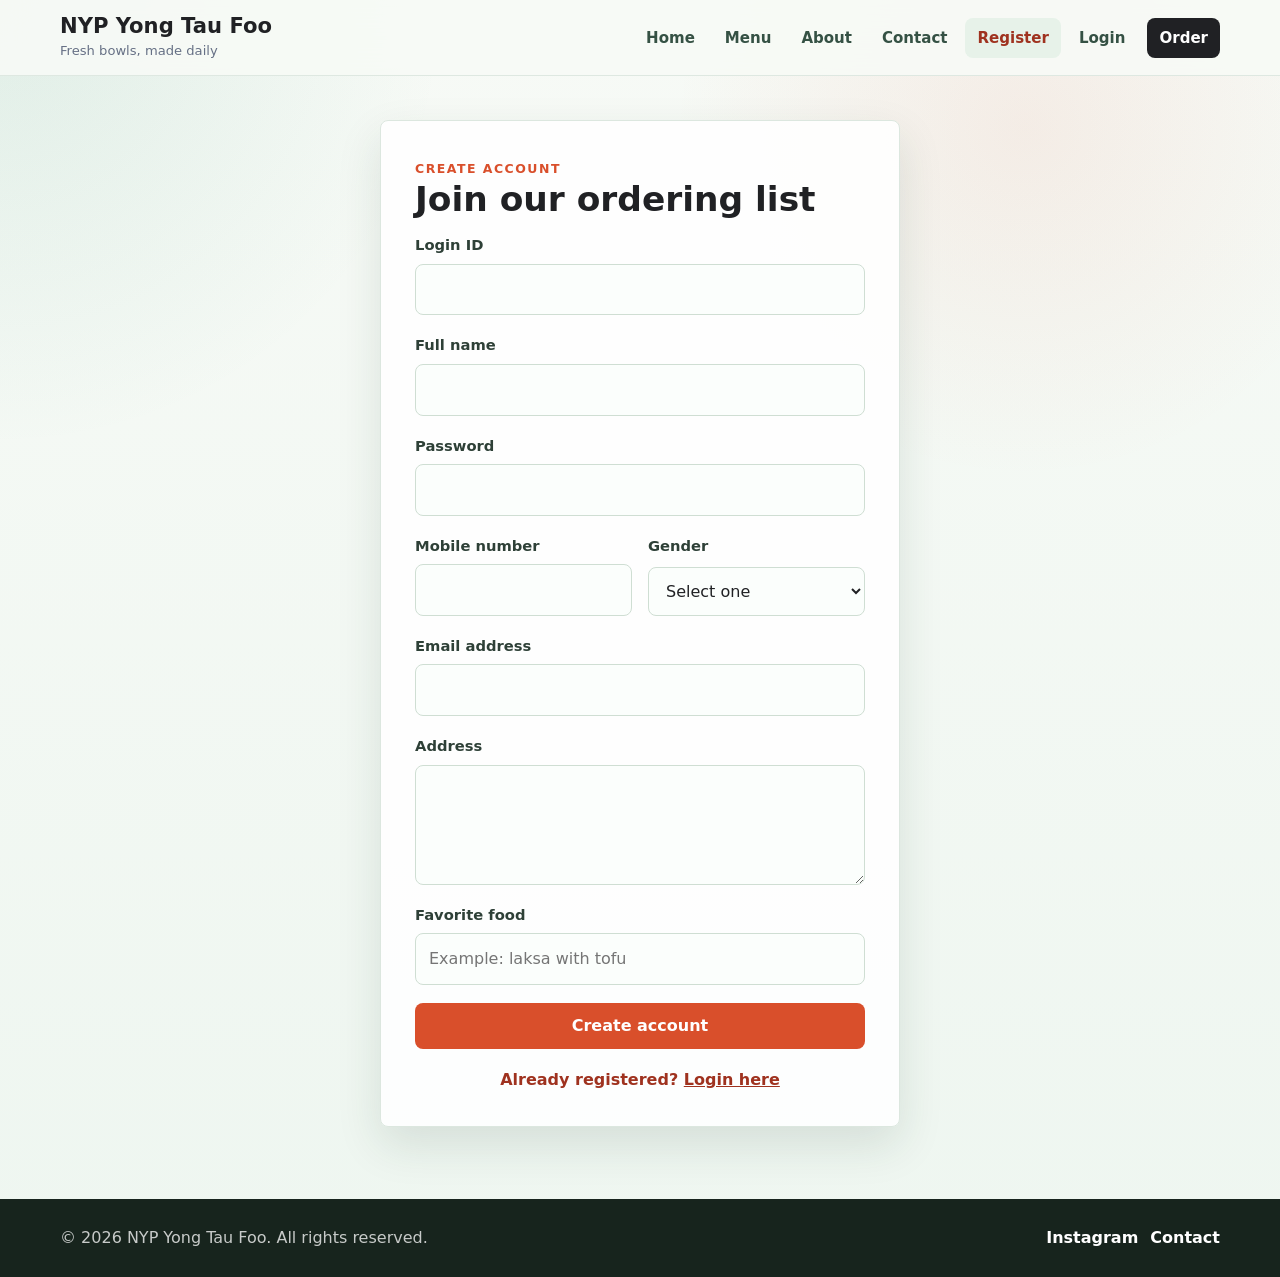
<file: register.html>
<!DOCTYPE html>
<html lang="en">
<head>
  <meta charset="UTF-8">
  <meta name="viewport" content="width=device-width, initial-scale=1.0">
  <meta name="description" content="Register for NYP Yong Tau Foo updates and online ordering.">
  <title>Register | NYP Yong Tau Foo</title>
  <link rel="stylesheet" href="css/style.css">
</head>
<body>
  <header class="site-header">
    <div class="nav-wrap">
      <a class="brand" href="index.html" aria-label="NYP Yong Tau Foo home">
        <h1>NYP Yong Tau Foo</h1>
        <p>Fresh bowls, made daily</p>
      </a>
      <input class="nav-toggle" type="checkbox" id="nav-toggle">
      <label class="nav-toggle-label" for="nav-toggle" aria-label="Open menu"><span></span></label>
      <nav class="site-nav" aria-label="Main navigation">
        <ul>
          <li><a href="index.html">Home</a></li>
          <li><a href="menu.html">Menu</a></li>
          <li><a href="about.html">About</a></li>
          <li><a href="contact.html">Contact</a></li>
          <li><a href="register.html" class="active">Register</a></li>
          <li><a href="login.html">Login</a></li>
          <li><a href="order.html" class="nav-cta">Order</a></li>
        </ul>
      </nav>
    </div>
  </header>

  <main class="page-shell">
    <section class="auth-wrap">
      <div class="auth-panel">
        <span class="eyebrow">Create account</span>
        <h2>Join our ordering list</h2>
        <form action="https://jkorpela.fi/cgi-bin/echo.cgi" method="post" data-friendly-form>
          <div class="form-group">
            <label for="username">Login ID</label>
            <input type="text" id="username" name="username" autocomplete="username" required>
          </div>
          <div class="form-group">
            <label for="fullname">Full name</label>
            <input type="text" id="fullname" name="fullname" autocomplete="name" required>
          </div>
          <div class="form-group">
            <label for="password">Password</label>
            <input type="password" id="password" name="password" minlength="16" autocomplete="new-password" required>
          </div>
          <div class="field-grid">
            <div class="form-group">
              <label for="mobile">Mobile number</label>
              <input type="tel" id="mobile" name="mobile" autocomplete="tel" required>
            </div>
            <div class="form-group">
              <label for="gender">Gender</label>
              <select id="gender" name="gender" required>
                <option value="">Select one</option>
                <option value="male">Male</option>
                <option value="female">Female</option>
                <option value="other">Other</option>
                <option value="prefer-not-to-say">Prefer not to say</option>
              </select>
            </div>
          </div>
          <div class="form-group">
            <label for="email">Email address</label>
            <input type="email" id="email" name="email" autocomplete="email" required>
          </div>
          <div class="form-group">
            <label for="address">Address</label>
            <textarea id="address" name="address" autocomplete="street-address" required></textarea>
          </div>
          <div class="form-group">
            <label for="favorite">Favorite food</label>
            <input type="text" id="favorite" name="favorite" placeholder="Example: laksa with tofu">
          </div>
          <button type="submit">Create account</button>
          <p class="helper-link">Already registered? <a href="login.html">Login here</a></p>
        </form>
      </div>
    </section>
  </main>

  <footer class="site-footer">
    <div class="footer-wrap">
      <p>&copy; 2026 NYP Yong Tau Foo. All rights reserved.</p>
      <div class="social-links">
        <a href="https://www.instagram.com/">Instagram</a>
        <a href="contact.html">Contact</a>
      </div>
    </div>
  </footer>
  <script src="js/site.js"></script>
</body>
</html>
</file>
<file: css/style.css>
/* Modern NYP Yong Tau Foo site */
:root {
  --ink: #202124;
  --muted: #667085;
  --line: #dce7df;
  --paper: #f7faf6;
  --surface: #ffffff;
  --surface-strong: #edf7f0;
  --brand: #d94f2b;
  --brand-dark: #9f321f;
  --accent: #15845d;
  --accent-soft: #e4f5ec;
  --gold: #e9a83a;
  --shadow: 0 18px 45px rgba(24, 56, 42, 0.12);
  --radius: 8px;
  --max-width: 1160px;
}

* {
  box-sizing: border-box;
  margin: 0;
  padding: 0;
}

html {
  scroll-behavior: smooth;
}

body {
  min-height: 100vh;
  display: flex;
  flex-direction: column;
  background:
    radial-gradient(circle at top left, rgba(21, 132, 93, 0.1), transparent 28rem),
    radial-gradient(circle at 80% 10%, rgba(217, 79, 43, 0.08), transparent 22rem),
    linear-gradient(180deg, #f7faf6 0%, #eef6f0 100%);
  color: var(--ink);
  font-family: Inter, ui-sans-serif, system-ui, -apple-system, BlinkMacSystemFont, "Segoe UI", sans-serif;
  line-height: 1.6;
}

img {
  display: block;
  max-width: 100%;
}

a {
  color: inherit;
}

button,
input,
select,
textarea {
  font: inherit;
}

.site-header {
  position: sticky;
  top: 0;
  z-index: 20;
  background: rgba(247, 250, 246, 0.92);
  border-bottom: 1px solid rgba(220, 231, 223, 0.9);
  backdrop-filter: blur(16px);
}

.nav-wrap {
  width: min(var(--max-width), calc(100% - 32px));
  margin: 0 auto;
  display: flex;
  align-items: center;
  justify-content: space-between;
  gap: 24px;
  padding: 14px 0;
}

.brand {
  min-width: 188px;
  color: var(--ink);
  text-decoration: none;
}

.brand h1 {
  font-size: clamp(1.05rem, 2vw, 1.32rem);
  line-height: 1.15;
  letter-spacing: 0;
}

.brand p {
  color: var(--muted);
  font-size: 0.82rem;
  margin-top: 2px;
}

.nav-toggle {
  display: none;
}

.nav-toggle-label {
  display: none;
  width: 42px;
  height: 42px;
  border: 1px solid var(--line);
  border-radius: var(--radius);
  place-items: center;
  background: var(--surface);
  cursor: pointer;
}

.nav-toggle-label span,
.nav-toggle-label span::before,
.nav-toggle-label span::after {
  width: 18px;
  height: 2px;
  display: block;
  background: var(--ink);
  content: "";
  position: relative;
}

.nav-toggle-label span::before {
  position: absolute;
  top: -6px;
}

.nav-toggle-label span::after {
  position: absolute;
  top: 6px;
}

.site-nav ul {
  display: flex;
  align-items: center;
  gap: 6px;
  list-style: none;
}

.site-nav a {
  display: inline-flex;
  align-items: center;
  min-height: 40px;
  padding: 0 12px;
  border-radius: var(--radius);
  color: #355144;
  font-size: 0.94rem;
  font-weight: 700;
  text-decoration: none;
  transition: background 180ms ease, color 180ms ease, transform 180ms ease;
}

.site-nav a:hover,
.site-nav a.active {
  background: #e7f2e9;
  color: var(--brand-dark);
}

.site-nav .nav-cta {
  background: var(--ink);
  color: white;
  margin-left: 4px;
}

.site-nav .nav-cta:hover,
.site-nav .nav-cta.active {
  background: var(--brand);
  color: white;
  transform: translateY(-1px);
}

.page-shell {
  flex: 1;
}

.section {
  width: min(var(--max-width), calc(100% - 32px));
  margin: 0 auto;
  padding: 72px 0;
}

.section.compact {
  padding: 44px 0;
}

.section-title {
  max-width: 720px;
  margin-bottom: 28px;
}

.eyebrow {
  color: var(--brand);
  font-size: 0.78rem;
  font-weight: 900;
  letter-spacing: 0.12em;
  text-transform: uppercase;
}

h2,
.section-title h1,
.split-copy h1,
.hero-copy h1 {
  color: var(--ink);
  font-size: clamp(2rem, 4vw, 3.2rem);
  line-height: 1.06;
  letter-spacing: 0;
}

.section-title p,
.hero-copy p,
.split-copy p {
  color: var(--muted);
  max-width: 62ch;
  margin-top: 14px;
  font-size: 1.05rem;
}

.hero {
  width: min(var(--max-width), calc(100% - 32px));
  margin: 32px auto 0;
  display: grid;
  grid-template-columns: minmax(0, 1.02fr) minmax(360px, 0.98fr);
  align-items: stretch;
  overflow: hidden;
  min-height: 560px;
  border: 1px solid var(--line);
  border-radius: var(--radius);
  background: var(--surface);
  box-shadow: var(--shadow);
}

.hero-copy {
  padding: clamp(32px, 5vw, 64px);
  display: flex;
  flex-direction: column;
  justify-content: center;
}

.hero-copy h1 {
  margin-top: 14px;
  font-size: clamp(2.5rem, 5.4vw, 5.4rem);
  line-height: 0.94;
}

.hero-actions,
.button-row {
  display: flex;
  flex-wrap: wrap;
  gap: 12px;
  margin-top: 28px;
}

.button,
button {
  display: inline-flex;
  align-items: center;
  justify-content: center;
  min-height: 46px;
  padding: 0 18px;
  border: 0;
  border-radius: var(--radius);
  background: var(--brand);
  color: white;
  font-weight: 800;
  text-decoration: none;
  cursor: pointer;
  transition: transform 180ms ease, box-shadow 180ms ease, background 180ms ease;
}

.button:hover,
button:hover {
  background: var(--brand-dark);
  box-shadow: 0 12px 24px rgba(217, 79, 43, 0.22);
  transform: translateY(-1px);
}

.button.secondary {
  background: #fff;
  color: var(--ink);
  border: 1px solid var(--line);
}

.button.secondary:hover {
  background: var(--surface-strong);
  box-shadow: none;
}

.hero-media {
  min-height: 420px;
  position: relative;
  background: #1e2b24;
}

.hero-media img {
  width: 100%;
  height: 100%;
  object-fit: cover;
}

.hero-badge {
  position: absolute;
  right: 18px;
  bottom: 18px;
  max-width: 230px;
  padding: 14px;
  border-radius: var(--radius);
  background: rgba(247, 250, 246, 0.92);
  color: var(--ink);
  box-shadow: var(--shadow);
}

.hero-badge strong {
  display: block;
  font-size: 1.55rem;
  line-height: 1;
}

.hero-badge span {
  color: var(--muted);
  font-size: 0.9rem;
}

.stats {
  display: grid;
  grid-template-columns: repeat(3, 1fr);
  gap: 12px;
  margin-top: 34px;
}

.stat {
  padding: 14px;
  border: 1px solid var(--line);
  border-radius: var(--radius);
  background: #fbfefc;
}

.stat strong {
  display: block;
  color: var(--brand-dark);
  font-size: 1.35rem;
}

.stat span {
  color: var(--muted);
  font-size: 0.88rem;
}

.feature-strip {
  background: #1d2b24;
  color: white;
  margin-top: 56px;
}

.feature-strip .section {
  display: grid;
  grid-template-columns: repeat(4, 1fr);
  gap: 18px;
  padding: 32px 0;
}

.feature {
  border-left: 1px solid rgba(255, 255, 255, 0.18);
  padding-left: 18px;
}

.feature strong {
  display: block;
  font-size: 1.02rem;
}

.feature span {
  color: rgba(255, 255, 255, 0.72);
  font-size: 0.92rem;
}

.menu-grid {
  display: grid;
  grid-template-columns: repeat(4, 1fr);
  gap: 18px;
}

.menu-card {
  overflow: hidden;
  border: 1px solid var(--line);
  border-radius: var(--radius);
  background: var(--surface);
  box-shadow: 0 12px 28px rgba(24, 56, 42, 0.08);
  transition: transform 180ms ease, box-shadow 180ms ease;
}

.menu-card:hover {
  transform: translateY(-4px);
  box-shadow: var(--shadow);
}

.menu-card img {
  width: 100%;
  aspect-ratio: 4 / 3;
  object-fit: cover;
}

.menu-card-body {
  padding: 16px;
}

.menu-card h3 {
  font-size: 1.08rem;
  line-height: 1.25;
}

.menu-card p {
  color: var(--muted);
  margin-top: 8px;
  font-size: 0.95rem;
}

.card-footer {
  display: flex;
  align-items: center;
  justify-content: space-between;
  gap: 12px;
  margin-top: 16px;
}

.price {
  color: var(--brand-dark);
  font-size: 1.12rem;
  font-weight: 900;
}

.quick-link {
  color: var(--accent);
  font-weight: 850;
  text-decoration: none;
}

.quick-link:hover {
  text-decoration: underline;
}

.filter-bar {
  display: flex;
  flex-wrap: wrap;
  gap: 10px;
  margin-bottom: 28px;
}

.filter-button {
  min-height: 40px;
  padding: 0 14px;
  background: var(--surface);
  color: var(--ink);
  border: 1px solid var(--line);
  box-shadow: none;
}

.filter-button:hover,
.filter-button.active {
  background: var(--ink);
  color: white;
  box-shadow: none;
}

.promo-band {
  width: min(var(--max-width), calc(100% - 32px));
  margin: 0 auto 72px;
  display: grid;
  grid-template-columns: 1.2fr 0.8fr;
  gap: 24px;
  align-items: center;
  padding: 28px;
  border: 1px solid #cfe5d5;
  border-radius: var(--radius);
  background: linear-gradient(135deg, #edf7f0, #fff9e8);
}

.promo-band p {
  color: #456152;
  margin-top: 6px;
}

.pill-list {
  display: flex;
  flex-wrap: wrap;
  gap: 8px;
}

.pill {
  display: inline-flex;
  align-items: center;
  min-height: 34px;
  padding: 0 12px;
  border-radius: 999px;
  background: white;
  color: #456152;
  font-weight: 800;
  border: 1px solid #cfe5d5;
}

.split {
  display: grid;
  grid-template-columns: minmax(0, 0.88fr) minmax(320px, 1.12fr);
  gap: 28px;
  align-items: center;
}

.split-media {
  overflow: hidden;
  border-radius: var(--radius);
  border: 1px solid var(--line);
  background: var(--surface);
  box-shadow: var(--shadow);
}

.split-media img {
  width: 100%;
  min-height: 360px;
  object-fit: cover;
}

.info-grid {
  display: grid;
  grid-template-columns: repeat(3, 1fr);
  gap: 16px;
}

.info-card {
  padding: 20px;
  border: 1px solid var(--line);
  border-radius: var(--radius);
  background: var(--surface);
}

.info-card strong {
  display: block;
  margin-bottom: 8px;
  font-size: 1.02rem;
}

.info-card p,
.info-card a {
  color: var(--muted);
  text-decoration: none;
}

.info-card a:hover {
  color: var(--brand-dark);
}

.form-layout {
  width: min(960px, calc(100% - 32px));
  margin: 44px auto 72px;
  display: grid;
  grid-template-columns: minmax(0, 1fr) 320px;
  gap: 24px;
  align-items: start;
}

.form-panel,
.summary-panel,
.auth-panel,
.contact-panel {
  border: 1px solid var(--line);
  border-radius: var(--radius);
  background: rgba(255, 255, 255, 0.9);
  box-shadow: var(--shadow);
}

.form-panel,
.auth-panel,
.contact-panel {
  padding: clamp(22px, 4vw, 34px);
}

.summary-panel {
  position: sticky;
  top: 96px;
  padding: 22px;
}

form {
  display: grid;
  gap: 18px;
}

.field-grid {
  display: grid;
  grid-template-columns: repeat(2, 1fr);
  gap: 16px;
}

.form-group {
  display: grid;
  gap: 7px;
}

label,
.field-label {
  color: #2e4037;
  font-size: 0.92rem;
  font-weight: 800;
}

input,
select,
textarea {
  width: 100%;
  border: 1px solid #cfded3;
  border-radius: var(--radius);
  background: #fbfefc;
  color: var(--ink);
  padding: 12px 13px;
  min-height: 46px;
  outline: none;
  transition: border 180ms ease, box-shadow 180ms ease, background 180ms ease;
}

textarea {
  min-height: 120px;
  resize: vertical;
}

input:focus,
select:focus,
textarea:focus {
  border-color: var(--brand);
  background: white;
  box-shadow: 0 0 0 4px rgba(217, 79, 43, 0.12);
}

.choice-grid {
  display: grid;
  grid-template-columns: repeat(2, 1fr);
  gap: 10px;
}

.choice-grid label {
  display: flex;
  align-items: center;
  gap: 8px;
  min-height: 42px;
  padding: 10px;
  border: 1px solid var(--line);
  border-radius: var(--radius);
  background: #fbfefc;
  font-weight: 700;
}

.choice-grid input {
  width: auto;
  min-height: auto;
  accent-color: var(--brand);
}

.summary-row {
  display: flex;
  justify-content: space-between;
  gap: 12px;
  padding: 10px 0;
  border-bottom: 1px solid var(--line);
  color: var(--muted);
}

.summary-row strong {
  color: var(--ink);
}

.summary-total {
  display: flex;
  justify-content: space-between;
  gap: 12px;
  margin-top: 16px;
  color: var(--brand-dark);
  font-size: 1.5rem;
  font-weight: 900;
}

.fine-print {
  color: var(--muted);
  margin-top: 12px;
  font-size: 0.88rem;
}

.auth-wrap {
  width: min(520px, calc(100% - 32px));
  margin: 44px auto 72px;
}

.auth-panel h2,
.form-panel h2,
.summary-panel h2,
.contact-panel h2 {
  margin-bottom: 16px;
  font-size: clamp(1.6rem, 3vw, 2.15rem);
}

.helper-link {
  color: var(--brand-dark);
  font-weight: 850;
  text-align: center;
}

.helper-link a {
  color: var(--brand-dark);
}

.contact-layout {
  width: min(var(--max-width), calc(100% - 32px));
  margin: 44px auto 72px;
  display: grid;
  grid-template-columns: 0.92fr 1.08fr;
  gap: 24px;
  align-items: start;
}

.contact-layout .info-grid {
  grid-template-columns: 1fr;
}

.map-responsive {
  width: min(var(--max-width), calc(100% - 32px));
  margin: 0 auto 72px;
  overflow: hidden;
  border: 1px solid var(--line);
  border-radius: var(--radius);
  box-shadow: var(--shadow);
}

.map-responsive iframe {
  display: block;
  width: 100%;
  min-height: 420px;
  border: 0;
}

.site-footer {
  margin-top: auto;
  background: #17241d;
  color: white;
}

.footer-wrap {
  width: min(var(--max-width), calc(100% - 32px));
  margin: 0 auto;
  display: flex;
  align-items: center;
  justify-content: space-between;
  gap: 18px;
  padding: 26px 0;
}

.site-footer p {
  color: rgba(255, 255, 255, 0.76);
}

.social-links {
  display: flex;
  flex-wrap: wrap;
  gap: 12px;
}

.social-links a {
  color: white;
  font-weight: 800;
  text-decoration: none;
}

.social-links a:hover {
  color: #ffd78f;
}

.toast {
  position: fixed;
  right: 20px;
  bottom: 20px;
  z-index: 50;
  max-width: 340px;
  padding: 14px 16px;
  border-radius: var(--radius);
  background: var(--ink);
  color: white;
  box-shadow: var(--shadow);
  opacity: 0;
  transform: translateY(12px);
  pointer-events: none;
  transition: opacity 180ms ease, transform 180ms ease;
}

.toast.show {
  opacity: 1;
  transform: translateY(0);
}

@media (max-width: 1020px) {
  .nav-toggle-label {
    display: grid;
  }

  .site-nav {
    position: absolute;
    left: 16px;
    right: 16px;
    top: calc(100% + 8px);
    display: none;
    padding: 10px;
    border: 1px solid var(--line);
    border-radius: var(--radius);
    background: var(--surface);
    box-shadow: var(--shadow);
  }

  .nav-toggle:checked ~ .site-nav {
    display: block;
  }

  .site-nav ul {
    display: grid;
    grid-template-columns: repeat(2, 1fr);
  }

  .site-nav a {
    justify-content: center;
  }

  .hero,
  .split,
  .form-layout,
  .contact-layout,
  .promo-band {
    grid-template-columns: 1fr;
  }

  .hero {
    min-height: auto;
  }

  .hero-media {
    min-height: 360px;
    order: -1;
  }

  .summary-panel {
    position: static;
  }

  .feature-strip .section,
  .menu-grid,
  .info-grid {
    grid-template-columns: repeat(2, 1fr);
  }
}

@media (max-width: 640px) {
  .nav-wrap,
  .section,
  .hero,
  .promo-band,
  .form-layout,
  .contact-layout,
  .map-responsive,
  .auth-wrap {
    width: min(100% - 24px, var(--max-width));
  }

  .section {
    padding: 48px 0;
  }

  .site-nav ul,
  .stats,
  .feature-strip .section,
  .menu-grid,
  .info-grid,
  .field-grid,
  .choice-grid {
    grid-template-columns: 1fr;
  }

  .hero-copy {
    padding: 28px;
  }

  .hero-copy h1 {
    font-size: 3rem;
  }

  .hero-media {
    min-height: 280px;
  }

  .hero-badge {
    left: 14px;
    right: 14px;
    bottom: 14px;
    max-width: none;
  }

  .footer-wrap {
    align-items: flex-start;
    flex-direction: column;
  }

  .toast {
    left: 12px;
    right: 12px;
    bottom: 12px;
  }
}
</file>
